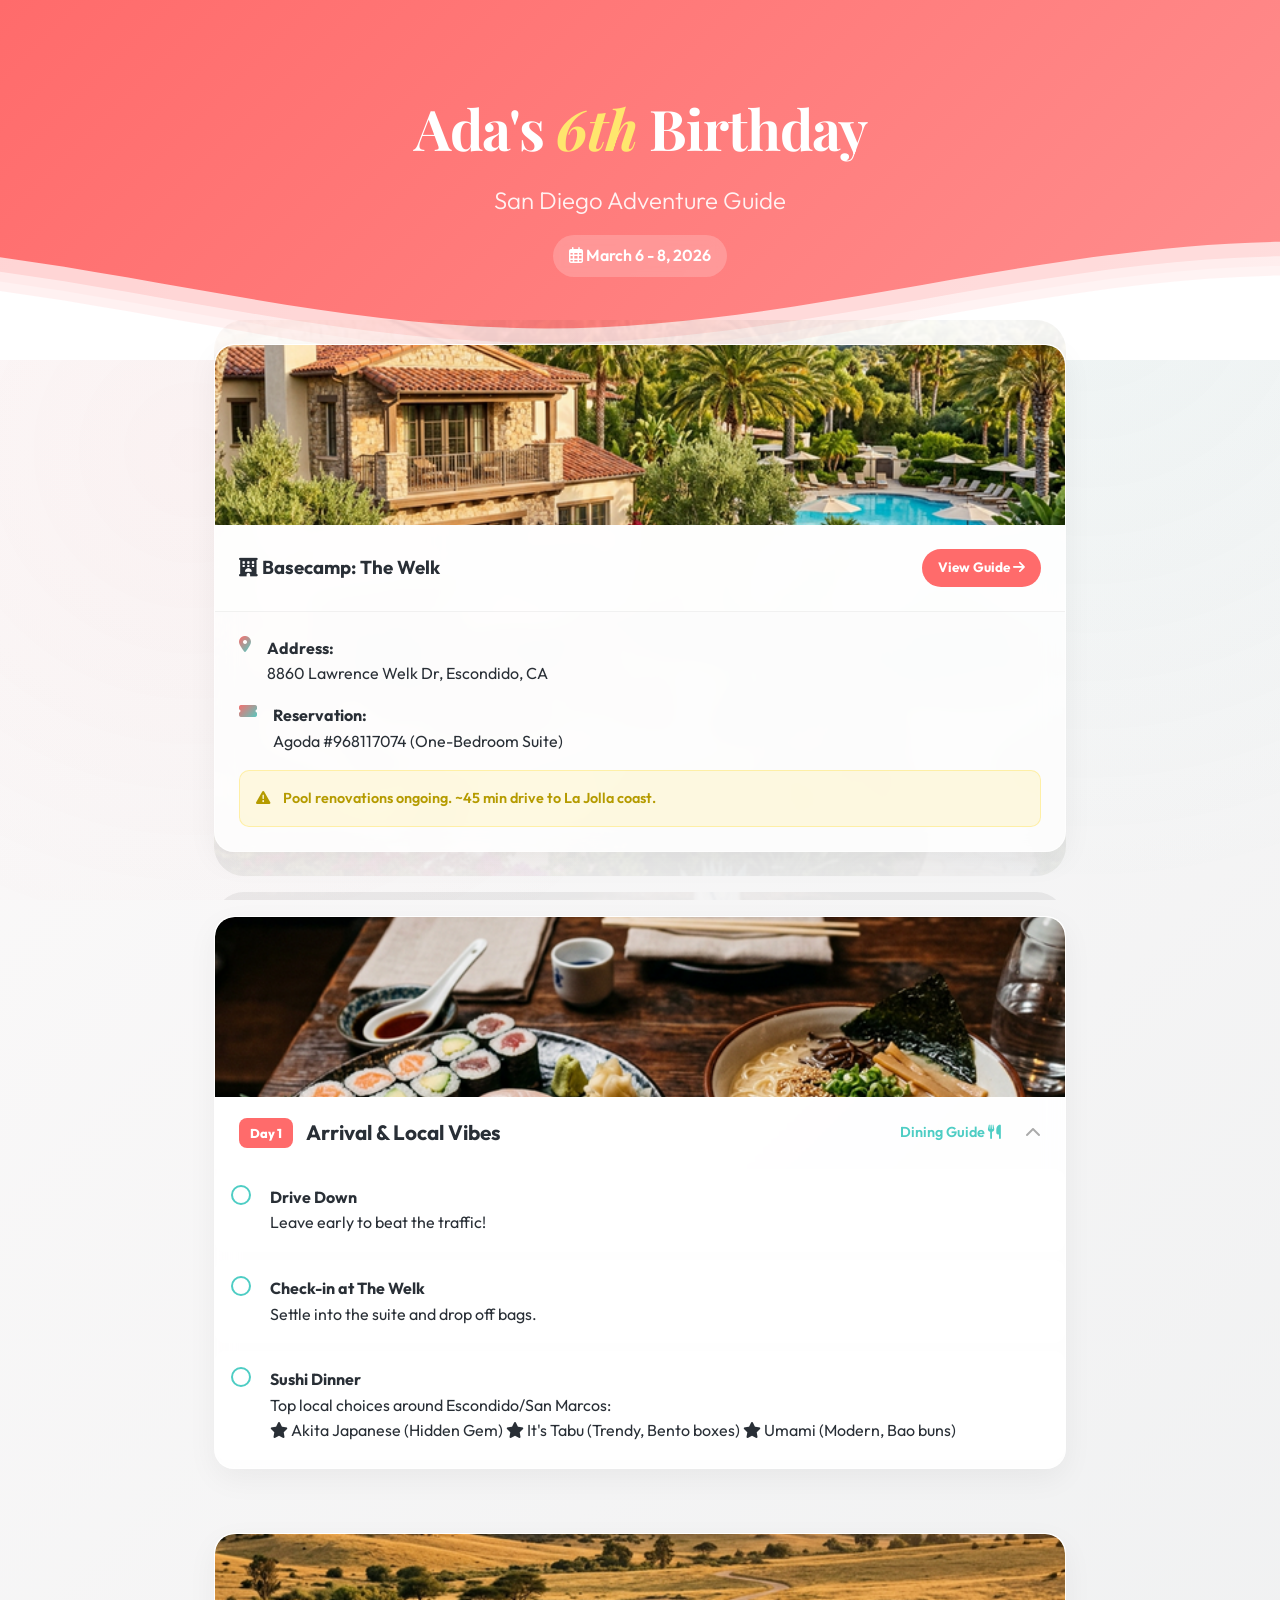
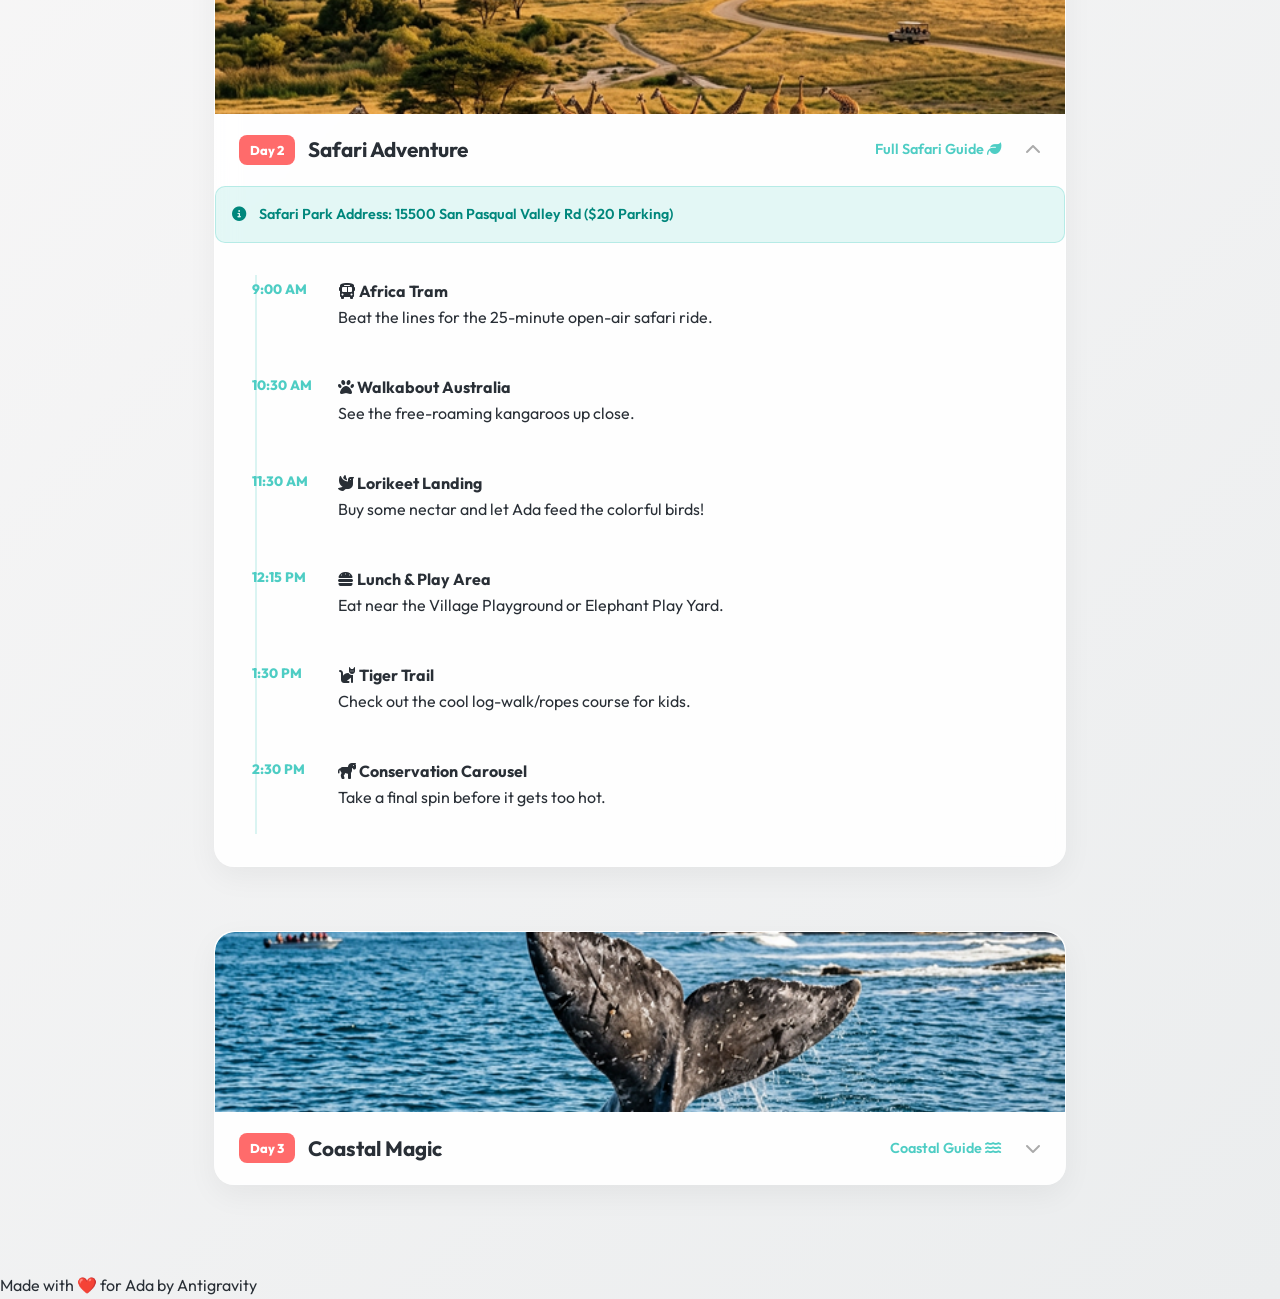
<file: index.html>
<!DOCTYPE html>
<html lang="en">

<head>
    <meta charset="UTF-8">
    <meta name="viewport" content="width=device-width, initial-scale=1.0">
    <title>Ada's 6th Birthday: San Diego Adventure</title>
    <!-- Modern Typography -->
    <link rel="preconnect" href="https://fonts.googleapis.com">
    <link rel="preconnect" href="https://fonts.gstatic.com" crossorigin>
    <link
        href="https://fonts.googleapis.com/css2?family=Outfit:wght@300;400;600;800&family=Playfair+Display:ital,wght@0,600;1,600&display=swap"
        rel="stylesheet">
    <link rel="stylesheet" href="styles.css">
    <!-- FontAwesome for Icons -->
    <link rel="stylesheet" href="https://cdnjs.cloudflare.com/ajax/libs/font-awesome/6.4.0/css/all.min.css">
</head>

<body>
    <div class="stars-bg"></div>

    <header class="hero">
        <div class="hero-content">
            <h1 class="title">Ada's <span class="highlight">6th</span> Birthday</h1>
            <h2 class="subtitle">San Diego Adventure Guide</h2>
            <p class="dates"><i class="far fa-calendar-alt"></i> March 6 - 8, 2026</p>
        </div>
        <div class="wave-container">
            <svg class="waves" xmlns="http://www.w3.org/2000/svg" xmlns:xlink="http://www.w3.org/1999/xlink"
                viewBox="0 24 150 28" preserveAspectRatio="none" shape-rendering="auto">
                <defs>
                    <path id="gentle-wave"
                        d="M-160 44c30 0 58-18 88-18s 58 18 88 18 58-18 88-18 58 18 88 18 v44h-352z" />
                </defs>
                <g class="parallax">
                    <use xlink:href="#gentle-wave" x="48" y="0" fill="rgba(255,255,255,0.7" />
                    <use xlink:href="#gentle-wave" x="48" y="3" fill="rgba(255,255,255,0.5)" />
                    <use xlink:href="#gentle-wave" x="48" y="5" fill="rgba(255,255,255,0.3)" />
                    <use xlink:href="#gentle-wave" x="48" y="7" fill="#ffffff" />
                </g>
            </svg>
        </div>
    </header>

    <main class="container">
        <!-- Dashboard Overview -->
        <div class="section-bg bg-hotel">
            <section class="dashboard card fade-in">
                <img src="images/hotel.png" alt="The Welk" class="card-image">
                <div class="card-header d-flex-between">
                    <h3><i class="fas fa-hotel"></i> Basecamp: The Welk</h3>
                    <a href="hotel.html" class="btn-sm">View Guide <i class="fas fa-arrow-right"></i></a>
                </div>
                <div class="card-body hotel-info">
                    <div class="info-item">
                        <i class="fas fa-map-marker-alt text-gradient"></i>
                        <div>
                            <strong>Address:</strong>
                            <p>8860 Lawrence Welk Dr, Escondido, CA</p>
                        </div>
                    </div>
                    <div class="info-item">
                        <i class="fas fa-ticket-alt text-gradient"></i>
                        <div>
                            <strong>Reservation:</strong>
                            <p>Agoda #968117074 (One-Bedroom Suite)</p>
                        </div>
                    </div>
                    <div class="alert warning">
                        <i class="fas fa-exclamation-triangle"></i> Pool renovations ongoing. ~45 min drive to La Jolla
                        coast.
                    </div>
                </div>
            </section>
        </div>

        <div class="itinerary">
            <!-- Day 1 -->
            <div class="section-bg bg-dining">
                <section class="day-card slide-up" data-day="1">
                    <img src="images/dining.png" alt="Dining" class="card-image">
                    <div class="day-header">
                        <h2><span class="day-badge">Day 1</span> Arrival & Local Vibes</h2>
                        <div class="header-actions">
                            <a href="dining.html" class="btn-text">Dining Guide <i class="fas fa-utensils"></i></a>
                            <i class="fas fa-chevron-down chevron" onclick="toggleDay(1)"></i>
                        </div>
                    </div>
                    <div class="day-content" id="day-1-content">
                        <ul class="task-list">
                            <li class="task-item" onclick="toggleTask(this)">
                                <div class="checkbox"></div>
                                <div class="task-details">
                                    <h4>Drive Down</h4>
                                    <p>Leave early to beat the traffic!</p>
                                </div>
                            </li>
                            <li class="task-item" onclick="toggleTask(this)">
                                <div class="checkbox"></div>
                                <div class="task-details">
                                    <h4>Check-in at The Welk</h4>
                                    <p>Settle into the suite and drop off bags.</p>
                                </div>
                            </li>
                            <li class="task-item restaurant-task" onclick="toggleTask(this)">
                                <div class="checkbox"></div>
                                <div class="task-details">
                                    <h4>Sushi Dinner</h4>
                                    <p>Top local choices around Escondido/San Marcos:</p>
                                    <div class="options">
                                        <span class="tag"><i class="fas fa-star"></i> Akita Japanese (Hidden Gem)</span>
                                        <span class="tag"><i class="fas fa-star"></i> It's Tabu (Trendy, Bento
                                            boxes)</span>
                                        <span class="tag"><i class="fas fa-star"></i> Umami (Modern, Bao buns)</span>
                                    </div>
                                </div>
                            </li>
                        </ul>
                    </div>
                </section>
            </div>

            <!-- Day 2 -->
            <div class="section-bg bg-safari">
                <section class="day-card slide-up" data-day="2" style="animation-delay: 0.1s;">
                    <img src="images/safari.png" alt="Safari" class="card-image">
                    <div class="day-header">
                        <h2><span class="day-badge">Day 2</span> Safari Adventure</h2>
                        <div class="header-actions">
                            <a href="safari.html" class="btn-text">Full Safari Guide <i class="fas fa-leaf"></i></a>
                            <i class="fas fa-chevron-down chevron" onclick="toggleDay(2)"></i>
                        </div>
                    </div>
                    <div class="day-content" id="day-2-content">
                        <div class="alert info mb-3">
                            <i class="fas fa-info-circle"></i> Safari Park Address: 15500 San Pasqual Valley Rd ($20
                            Parking)
                        </div>

                        <div class="timeline">
                            <div class="timeline-item" onclick="toggleTask(this)">
                                <div class="time">9:00 AM</div>
                                <div class="timeline-content">
                                    <h4><i class="fas fa-bus"></i> Africa Tram</h4>
                                    <p>Beat the lines for the 25-minute open-air safari ride.</p>
                                </div>
                            </div>
                            <div class="timeline-item" onclick="toggleTask(this)">
                                <div class="time">10:30 AM</div>
                                <div class="timeline-content">
                                    <h4><i class="fas fa-paw"></i> Walkabout Australia</h4>
                                    <p>See the free-roaming kangaroos up close.</p>
                                </div>
                            </div>
                            <div class="timeline-item" onclick="toggleTask(this)">
                                <div class="time">11:30 AM</div>
                                <div class="timeline-content">
                                    <h4><i class="fas fa-dove"></i> Lorikeet Landing</h4>
                                    <p>Buy some nectar and let Ada feed the colorful birds!</p>
                                </div>
                            </div>
                            <div class="timeline-item" onclick="toggleTask(this)">
                                <div class="time">12:15 PM</div>
                                <div class="timeline-content">
                                    <h4><i class="fas fa-hamburger"></i> Lunch & Play Area</h4>
                                    <p>Eat near the Village Playground or Elephant Play Yard.</p>
                                </div>
                            </div>
                            <div class="timeline-item" onclick="toggleTask(this)">
                                <div class="time">1:30 PM</div>
                                <div class="timeline-content">
                                    <h4><i class="fas fa-cat"></i> Tiger Trail</h4>
                                    <p>Check out the cool log-walk/ropes course for kids.</p>
                                </div>
                            </div>
                            <div class="timeline-item" onclick="toggleTask(this)">
                                <div class="time">2:30 PM</div>
                                <div class="timeline-content">
                                    <h4><i class="fas fa-horse"></i> Conservation Carousel</h4>
                                    <p>Take a final spin before it gets too hot.</p>
                                </div>
                            </div>
                        </div>
                    </div>
                </section>
            </div>

            <!-- Day 3 -->
            <div class="section-bg bg-coast">
                <section class="day-card slide-up" data-day="3" style="animation-delay: 0.2s;">
                    <img src="images/whale.png" alt="Coast" class="card-image">
                    <div class="day-header">
                        <h2><span class="day-badge">Day 3</span> Coastal Magic</h2>
                        <div class="header-actions">
                            <a href="coast.html" class="btn-text">Coastal Guide <i class="fas fa-water"></i></a>
                            <i class="fas fa-chevron-down chevron" onclick="toggleDay(3)"></i>
                        </div>
                    </div>
                    <div class="day-content" id="day-3-content">
                        <ul class="task-list">
                            <li class="task-item" onclick="toggleTask(this)">
                                <div class="checkbox"></div>
                                <div class="task-details">
                                    <h4><i class="fas fa-ship text-gradient"></i> Whale Watching</h4>
                                    <p>Head to Point Loma/San Diego Bay for the morning tour.</p>
                                </div>
                            </li>
                            <li class="task-item" onclick="toggleTask(this)">
                                <div class="checkbox"></div>
                                <div class="task-details">
                                    <h4><i class="fas fa-water text-gradient"></i> La Jolla Shores Tide Pools</h4>
                                    <p>Go at low tide! Best spot is Dike Rock, just north of Scripps Pier.</p>
                                    <div class="options mt-2">
                                        <span class="tag bg-light"><i class="fas fa-parking"></i> Park at La Jolla
                                            Shores beach lot or El Paseo Grande.</span>
                                    </div>
                                </div>
                            </li>
                            <li class="task-item" onclick="toggleTask(this)">
                                <div class="checkbox"></div>
                                <div class="task-details">
                                    <h4><i class="fas fa-camera text-gradient"></i> Bird Rock Waterfront</h4>
                                    <p>Walk the paved coastal paths, check out Calumet Park for bluff views.</p>
                                </div>
                            </li>
                        </ul>
                    </div>
                </section>
            </div>
        </div>
    </main>

    <footer>
        <p>Made with ❤️ for Ada by Antigravity</p>
    </footer>

    <script src="script.js"></script>
</body>

</html>
</file>
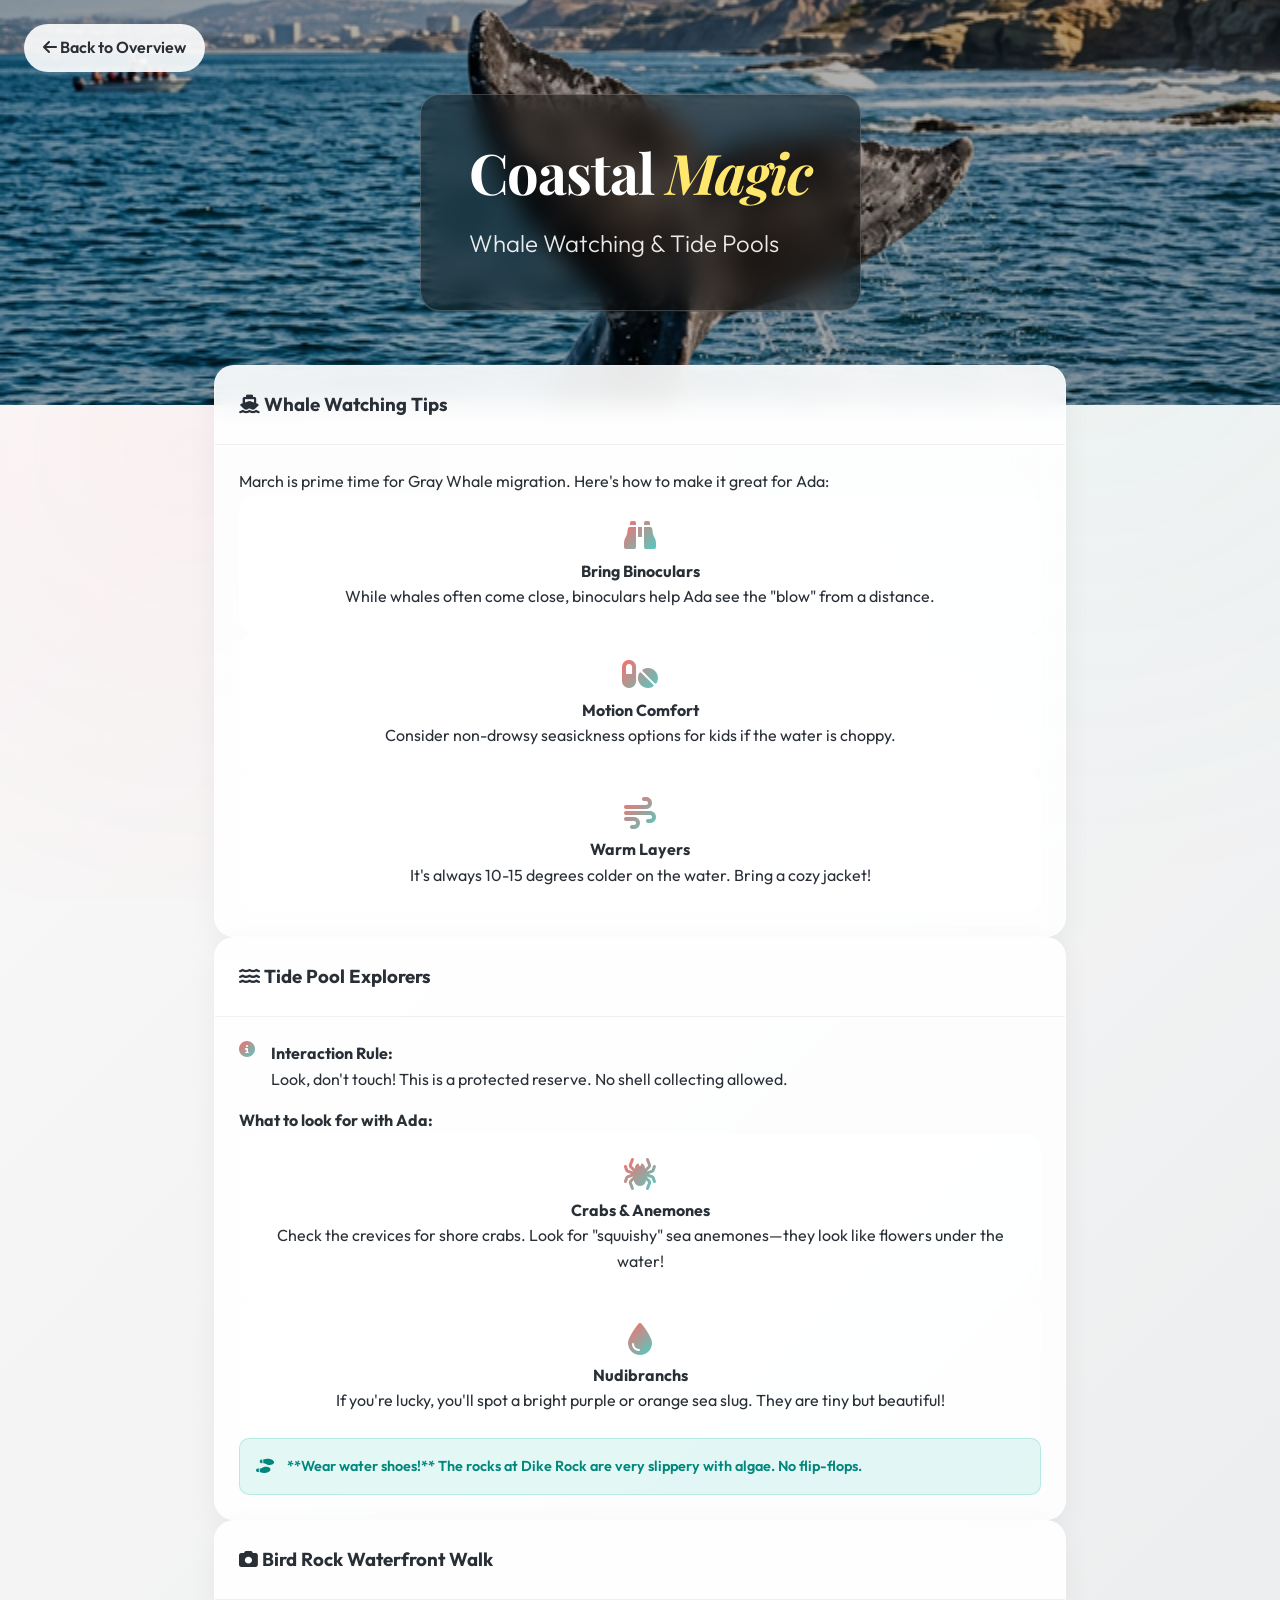
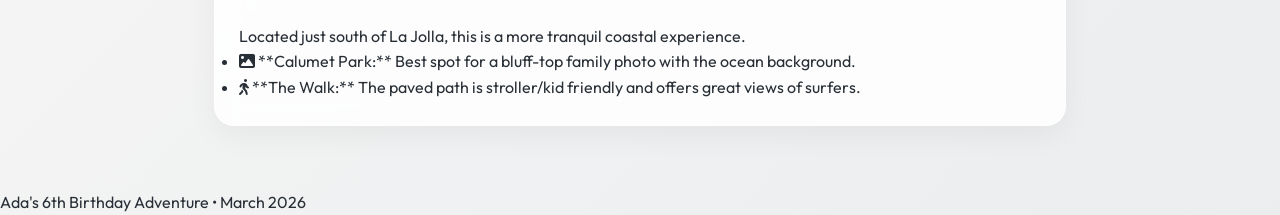
<file: coast.html>
<!DOCTYPE html>
<html lang="en">

<head>
    <meta charset="UTF-8">
    <meta name="viewport" content="width=device-width, initial-scale=1.0">
    <title>Coastal Magic - Ada's 6th Birthday</title>
    <link rel="preconnect" href="https://fonts.googleapis.com">
    <link rel="preconnect" href="https://fonts.gstatic.com" crossorigin>
    <link
        href="https://fonts.googleapis.com/css2?family=Outfit:wght@300;400;600;800&family=Playfair+Display:ital,wght@0,600;1,600&display=swap"
        rel="stylesheet">
    <link rel="stylesheet" href="styles.css">
    <link rel="stylesheet" href="https://cdnjs.cloudflare.com/ajax/libs/font-awesome/6.4.0/css/all.min.css">
</head>

<body class="subpage">
    <div class="stars-bg"></div>

    <nav class="sub-nav">
        <a href="index.html" class="back-btn"><i class="fas fa-arrow-left"></i> Back to Overview</a>
    </nav>

    <header class="hero-sub"
        style="background-image: linear-gradient(rgba(0,0,0,0.3), rgba(0,0,0,0.3)), url('images/whale.png');">
        <div class="hero-content">
            <h1 class="title">Coastal <span class="highlight">Magic</span></h1>
            <p class="subtitle">Whale Watching & Tide Pools</p>
        </div>
    </header>

    <main class="container">
        <!-- Whale Watching -->
        <section class="card fade-in">
            <div class="card-header">
                <h3><i class="fas fa-ship"></i> Whale Watching Tips</h3>
            </div>
            <div class="card-body">
                <p>March is prime time for Gray Whale migration. Here's how to make it great for Ada:</p>
                <div class="features-grid">
                    <div class="feature-item">
                        <i class="fas fa-binoculars"></i>
                        <h4>Bring Binoculars</h4>
                        <p>While whales often come close, binoculars help Ada see the "blow" from a distance.</p>
                    </div>
                    <div class="feature-item">
                        <i class="fas fa-pills"></i>
                        <h4>Motion Comfort</h4>
                        <p>Consider non-drowsy seasickness options for kids if the water is choppy.</p>
                    </div>
                    <div class="feature-item">
                        <i class="fas fa-wind"></i>
                        <h4>Warm Layers</h4>
                        <p>It's always 10-15 degrees colder on the water. Bring a cozy jacket!</p>
                    </div>
                </div>
            </div>
        </section>

        <!-- Tide Pools -->
        <section class="card fade-in" style="animation-delay: 0.1s;">
            <div class="card-header">
                <h3><i class="fas fa-water"></i> Tide Pool Explorers</h3>
            </div>
            <div class="card-body">
                <div class="hotel-info">
                    <div class="info-item">
                        <i class="fas fa-info-circle text-gradient"></i>
                        <div>
                            <strong>Interaction Rule:</strong>
                            <p>Look, don't touch! This is a protected reserve. No shell collecting allowed.</p>
                        </div>
                    </div>
                </div>

                <h4 class="mt-2">What to look for with Ada:</h4>
                <div class="features-grid">
                    <div class="feature-item">
                        <i class="fas fa-spider" style="color: #FF6B6B"></i>
                        <h4>Crabs & Anemones</h4>
                        <p>Check the crevices for shore crabs. Look for "squuishy" sea anemones—they look like flowers
                            under the water!</p>
                    </div>
                    <div class="feature-item">
                        <i class="fas fa-tint" style="color: #4ECDC4"></i>
                        <h4>Nudibranchs</h4>
                        <p>If you're lucky, you'll spot a bright purple or orange sea slug. They are tiny but beautiful!
                        </p>
                    </div>
                </div>

                <div class="alert info mt-2">
                    <i class="fas fa-shoe-prints"></i> **Wear water shoes!** The rocks at Dike Rock are very slippery
                    with algae. No flip-flops.
                </div>
            </div>
        </section>

        <!-- Bird Rock Waterfront -->
        <section class="card fade-in" style="animation-delay: 0.2s;">
            <div class="card-header">
                <h3><i class="fas fa-camera"></i> Bird Rock Waterfront Walk</h3>
            </div>
            <div class="card-body">
                <p>Located just south of La Jolla, this is a more tranquil coastal experience.</p>
                <ul class="task-list">
                    <li><i class="fas fa-image"></i> **Calumet Park:** Best spot for a bluff-top family photo with the
                        ocean background.</li>
                    <li><i class="fas fa-walking"></i> **The Walk:** The paved path is stroller/kid friendly and offers
                        great views of surfers.</li>
                </ul>
            </div>
        </section>
    </main>

    <footer>
        <p>Ada's 6th Birthday Adventure • March 2026</p>
    </footer>

    <script src="script.js"></script>
</body>

</html>
</file>
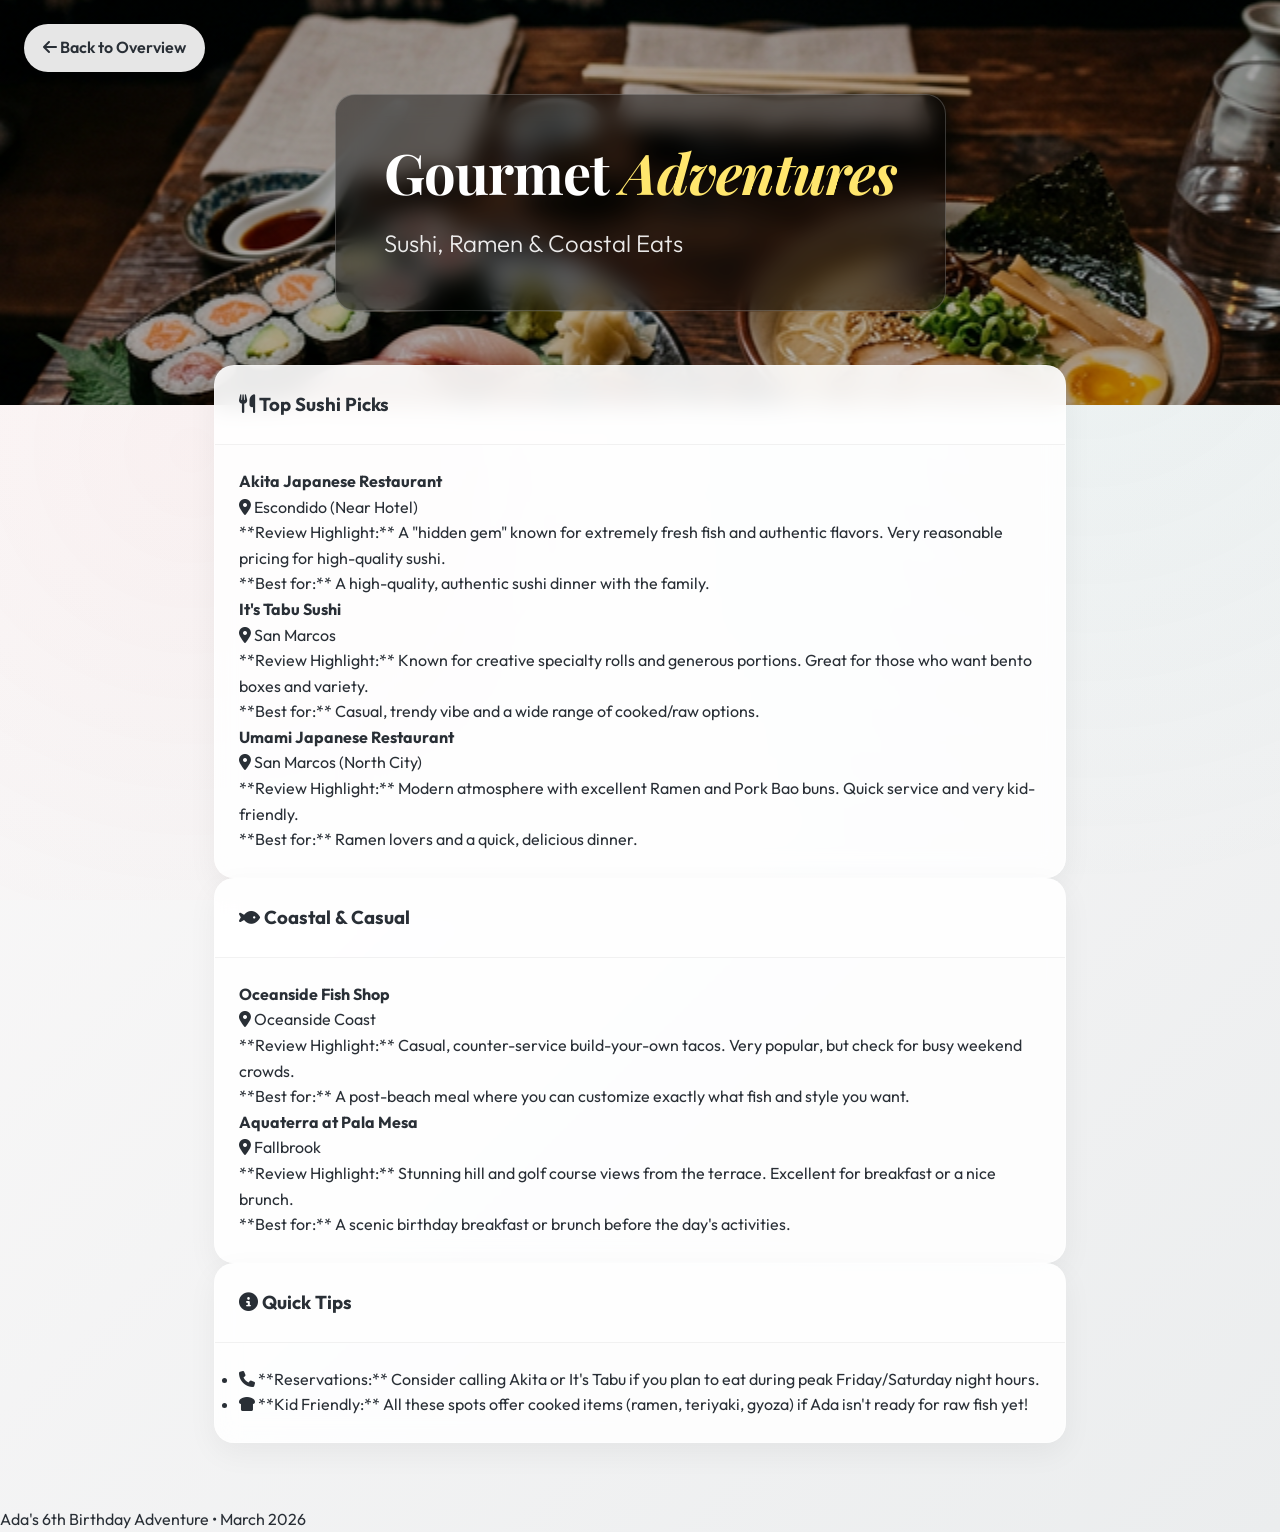
<file: dining.html>
<!DOCTYPE html>
<html lang="en">

<head>
    <meta charset="UTF-8">
    <meta name="viewport" content="width=device-width, initial-scale=1.0">
    <title>Gourmet Adventures - Ada's 6th Birthday</title>
    <link rel="preconnect" href="https://fonts.googleapis.com">
    <link rel="preconnect" href="https://fonts.gstatic.com" crossorigin>
    <link
        href="https://fonts.googleapis.com/css2?family=Outfit:wght@300;400;600;800&family=Playfair+Display:ital,wght@0,600;1,600&display=swap"
        rel="stylesheet">
    <link rel="stylesheet" href="styles.css">
    <link rel="stylesheet" href="https://cdnjs.cloudflare.com/ajax/libs/font-awesome/6.4.0/css/all.min.css">
</head>

<body class="subpage">
    <div class="stars-bg"></div>

    <nav class="sub-nav">
        <a href="index.html" class="back-btn"><i class="fas fa-arrow-left"></i> Back to Overview</a>
    </nav>

    <header class="hero-sub"
        style="background-image: linear-gradient(rgba(0,0,0,0.3), rgba(0,0,0,0.3)), url('images/dining.png');">
        <div class="hero-content">
            <h1 class="title">Gourmet <span class="highlight">Adventures</span></h1>
            <p class="subtitle">Sushi, Ramen & Coastal Eats</p>
        </div>
    </header>

    <main class="container">
        <!-- Dining Spots -->
        <section class="card fade-in">
            <div class="card-header">
                <h3><i class="fas fa-utensils"></i> Top Sushi Picks</h3>
            </div>
            <div class="card-body">
                <div class="restaurant-item">
                    <h4>Akita Japanese Restaurant</h4>
                    <span class="tag bg-light"><i class="fas fa-map-marker-alt"></i> Escondido (Near Hotel)</span>
                    <p class="mt-2 text-dark">**Review Highlight:** A "hidden gem" known for extremely fresh fish and
                        authentic flavors. Very reasonable pricing for high-quality sushi.</p>
                    <p class="text-secondary small">**Best for:** A high-quality, authentic sushi dinner with the
                        family.</p>
                </div>

                <div class="restaurant-item mt-2">
                    <h4>It's Tabu Sushi</h4>
                    <span class="tag bg-light"><i class="fas fa-map-marker-alt"></i> San Marcos</span>
                    <p class="mt-2 text-dark">**Review Highlight:** Known for creative specialty rolls and generous
                        portions. Great for those who want bento boxes and variety.</p>
                    <p class="text-secondary small">**Best for:** Casual, trendy vibe and a wide range of cooked/raw
                        options.</p>
                </div>

                <div class="restaurant-item mt-2">
                    <h4>Umami Japanese Restaurant</h4>
                    <span class="tag bg-light"><i class="fas fa-map-marker-alt"></i> San Marcos (North City)</span>
                    <p class="mt-2 text-dark">**Review Highlight:** Modern atmosphere with excellent Ramen and Pork Bao
                        buns. Quick service and very kid-friendly.</p>
                    <p class="text-secondary small">**Best for:** Ramen lovers and a quick, delicious dinner.</p>
                </div>
            </div>
        </section>

        <!-- Coastal Eats -->
        <section class="card fade-in" style="animation-delay: 0.1s;">
            <div class="card-header">
                <h3><i class="fas fa-fish"></i> Coastal & Casual</h3>
            </div>
            <div class="card-body">
                <div class="restaurant-item">
                    <h4>Oceanside Fish Shop</h4>
                    <span class="tag bg-light"><i class="fas fa-map-marker-alt"></i> Oceanside Coast</span>
                    <p class="mt-2 text-dark">**Review Highlight:** Casual, counter-service build-your-own tacos. Very
                        popular, but check for busy weekend crowds.</p>
                    <p class="text-secondary small">**Best for:** A post-beach meal where you can customize exactly what
                        fish and style you want.</p>
                </div>

                <div class="restaurant-item mt-2">
                    <h4>Aquaterra at Pala Mesa</h4>
                    <span class="tag bg-light"><i class="fas fa-map-marker-alt"></i> Fallbrook</span>
                    <p class="mt-2 text-dark">**Review Highlight:** Stunning hill and golf course views from the
                        terrace. Excellent for breakfast or a nice brunch.</p>
                    <p class="text-secondary small">**Best for:** A scenic birthday breakfast or brunch before the day's
                        activities.</p>
                </div>
            </div>
        </section>

        <section class="card fade-in" style="animation-delay: 0.2s;">
            <div class="card-header">
                <h3><i class="fas fa-info-circle"></i> Quick Tips</h3>
            </div>
            <div class="card-body">
                <ul class="task-list">
                    <li><i class="fas fa-phone"></i> **Reservations:** Consider calling Akita or It's Tabu if you plan
                        to eat during peak Friday/Saturday night hours.</li>
                    <li><i class="fas fa-bread-slice"></i> **Kid Friendly:** All these spots offer cooked items (ramen,
                        teriyaki, gyoza) if Ada isn't ready for raw fish yet!</li>
                </ul>
            </div>
        </section>
    </main>

    <footer>
        <p>Ada's 6th Birthday Adventure • March 2026</p>
    </footer>

    <script src="script.js"></script>
</body>

</html>
</file>
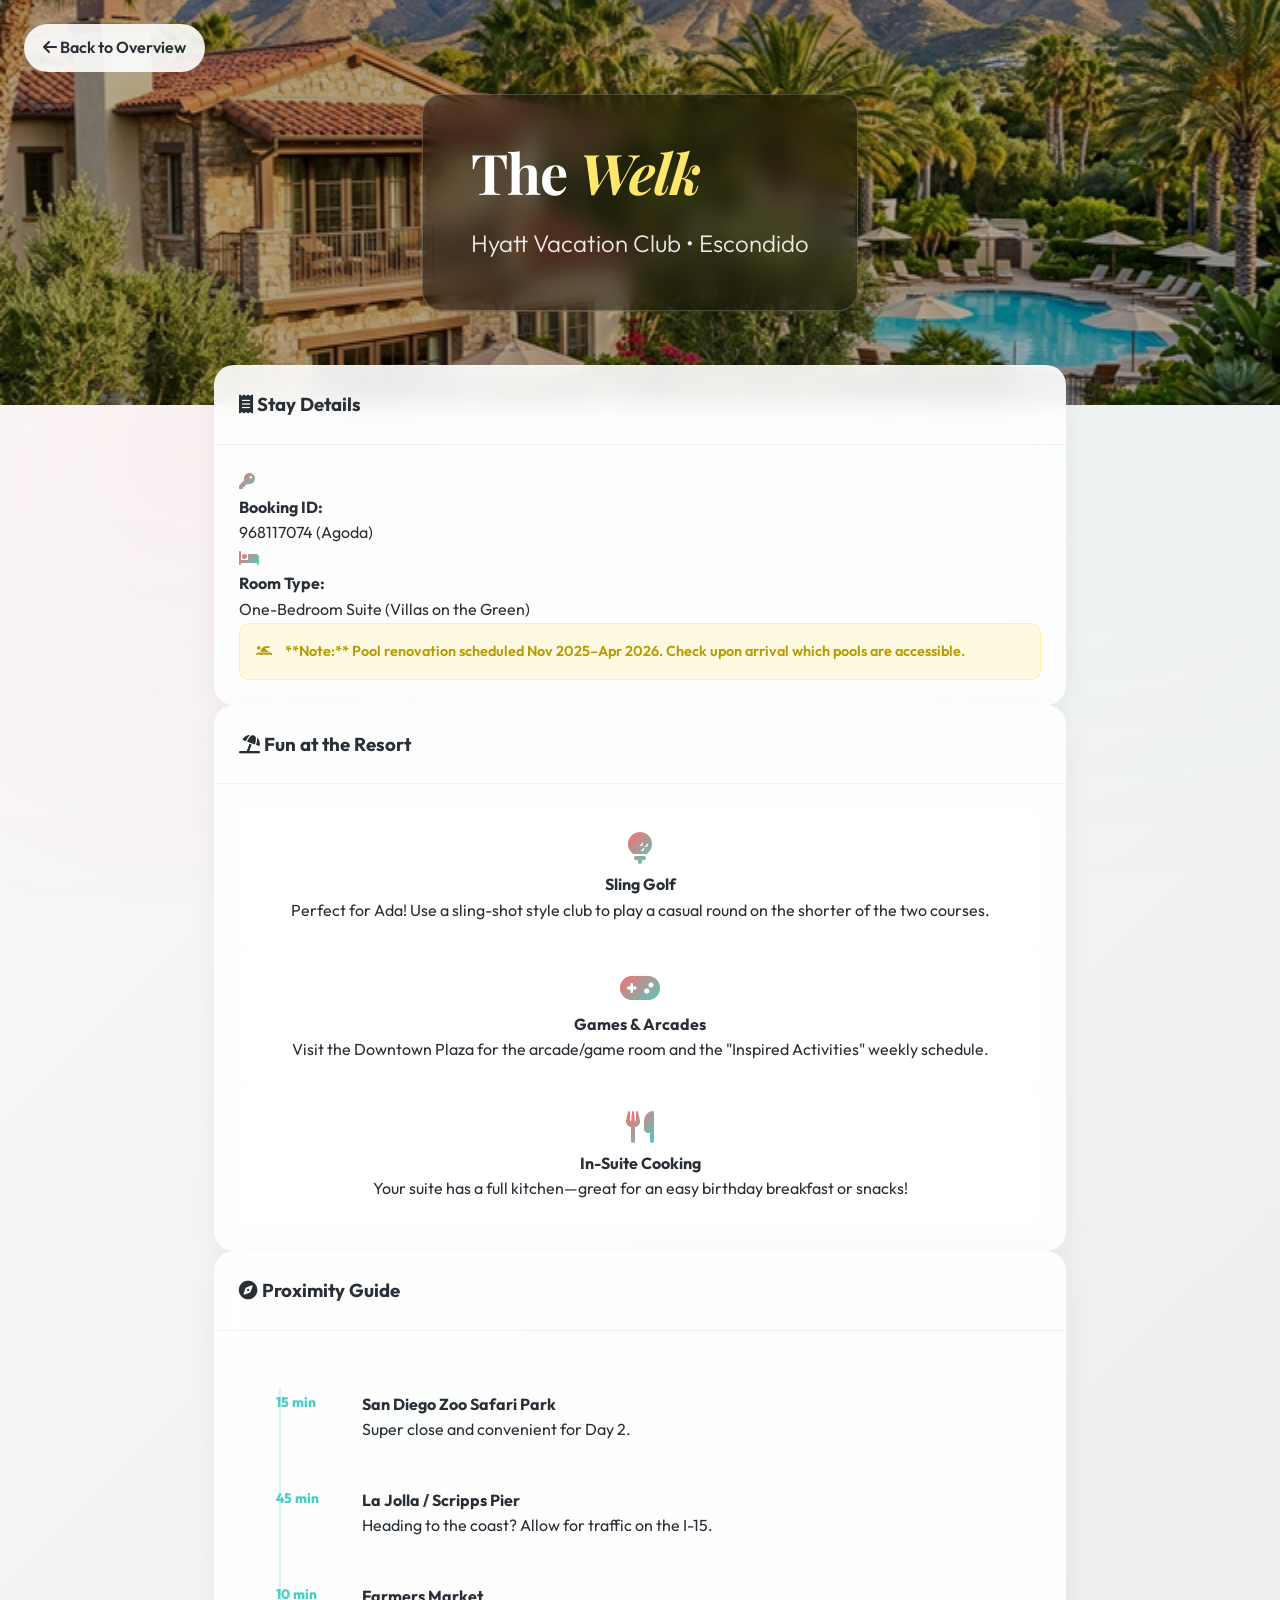
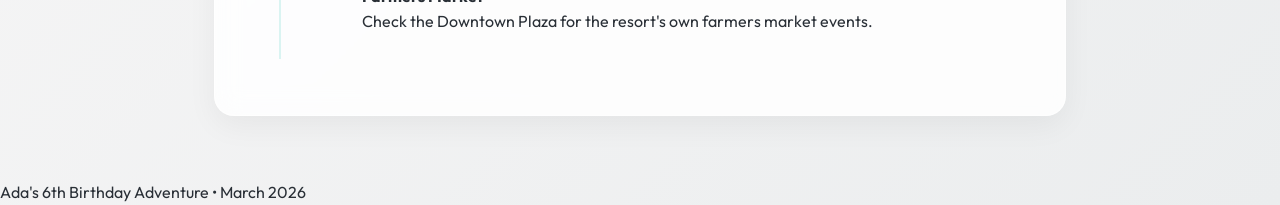
<file: hotel.html>
<!DOCTYPE html>
<html lang="en">

<head>
    <meta charset="UTF-8">
    <meta name="viewport" content="width=device-width, initial-scale=1.0">
    <title>Basecamp: The Welk - Ada's 6th Birthday</title>
    <link rel="preconnect" href="https://fonts.googleapis.com">
    <link rel="preconnect" href="https://fonts.gstatic.com" crossorigin>
    <link
        href="https://fonts.googleapis.com/css2?family=Outfit:wght@300;400;600;800&family=Playfair+Display:ital,wght@0,600;1,600&display=swap"
        rel="stylesheet">
    <link rel="stylesheet" href="styles.css">
    <link rel="stylesheet" href="https://cdnjs.cloudflare.com/ajax/libs/font-awesome/6.4.0/css/all.min.css">
</head>

<body class="subpage">
    <div class="stars-bg"></div>

    <nav class="sub-nav">
        <a href="index.html" class="back-btn"><i class="fas fa-arrow-left"></i> Back to Overview</a>
    </nav>

    <header class="hero-sub"
        style="background-image: linear-gradient(rgba(0,0,0,0.3), rgba(0,0,0,0.3)), url('images/hotel.png');">
        <div class="hero-content">
            <h1 class="title">The <span class="highlight">Welk</span></h1>
            <p class="subtitle">Hyatt Vacation Club • Escondido</p>
        </div>
    </header>

    <main class="container">
        <!-- Reservation Details -->
        <section class="card fade-in">
            <div class="card-header">
                <h3><i class="fas fa-receipt"></i> Stay Details</h3>
            </div>
            <div class="card-body">
                <div class="info-grid">
                    <div class="info-item">
                        <i class="fas fa-key text-gradient"></i>
                        <div>
                            <strong>Booking ID:</strong>
                            <p>968117074 (Agoda)</p>
                        </div>
                    </div>
                    <div class="info-item">
                        <i class="fas fa-bed text-gradient"></i>
                        <div>
                            <strong>Room Type:</strong>
                            <p>One-Bedroom Suite (Villas on the Green)</p>
                        </div>
                    </div>
                </div>
                <div class="alert warning">
                    <i class="fas fa-swimmer"></i> **Note:** Pool renovation scheduled Nov 2025–Apr 2026. Check upon
                    arrival which pools are accessible.
                </div>
            </div>
        </section>

        <!-- Resort Features -->
        <section class="card fade-in" style="animation-delay: 0.1s;">
            <div class="card-header">
                <h3><i class="fas fa-umbrella-beach"></i> Fun at the Resort</h3>
            </div>
            <div class="card-body">
                <div class="features-grid">
                    <div class="feature-item">
                        <i class="fas fa-golf-ball"></i>
                        <h4>Sling Golf</h4>
                        <p>Perfect for Ada! Use a sling-shot style club to play a casual round on the shorter of the two
                            courses.</p>
                    </div>
                    <div class="feature-item">
                        <i class="fas fa-gamepad"></i>
                        <h4>Games & Arcades</h4>
                        <p>Visit the Downtown Plaza for the arcade/game room and the "Inspired Activities" weekly
                            schedule.</p>
                    </div>
                    <div class="feature-item">
                        <i class="fas fa-utensils"></i>
                        <h4>In-Suite Cooking</h4>
                        <p>Your suite has a full kitchen—great for an easy birthday breakfast or snacks!</p>
                    </div>
                </div>
            </div>
        </section>

        <!-- Proximity & Neighborhood -->
        <section class="card fade-in" style="animation-delay: 0.2s;">
            <div class="card-header">
                <h3><i class="fas fa-compass"></i> Proximity Guide</h3>
            </div>
            <div class="card-body">
                <div class="timeline">
                    <div class="timeline-item">
                        <div class="time">15 min</div>
                        <div class="timeline-content">
                            <h4>San Diego Zoo Safari Park</h4>
                            <p>Super close and convenient for Day 2.</p>
                        </div>
                    </div>
                    <div class="timeline-item">
                        <div class="time">45 min</div>
                        <div class="timeline-content">
                            <h4>La Jolla / Scripps Pier</h4>
                            <p>Heading to the coast? Allow for traffic on the I-15.</p>
                        </div>
                    </div>
                    <div class="timeline-item">
                        <div class="time">10 min</div>
                        <div class="timeline-content">
                            <h4>Farmers Market</h4>
                            <p>Check the Downtown Plaza for the resort's own farmers market events.</p>
                        </div>
                    </div>
                </div>
            </div>
        </section>
    </main>

    <footer>
        <p>Ada's 6th Birthday Adventure • March 2026</p>
    </footer>

    <script src="script.js"></script>
</body>

</html>
</file>
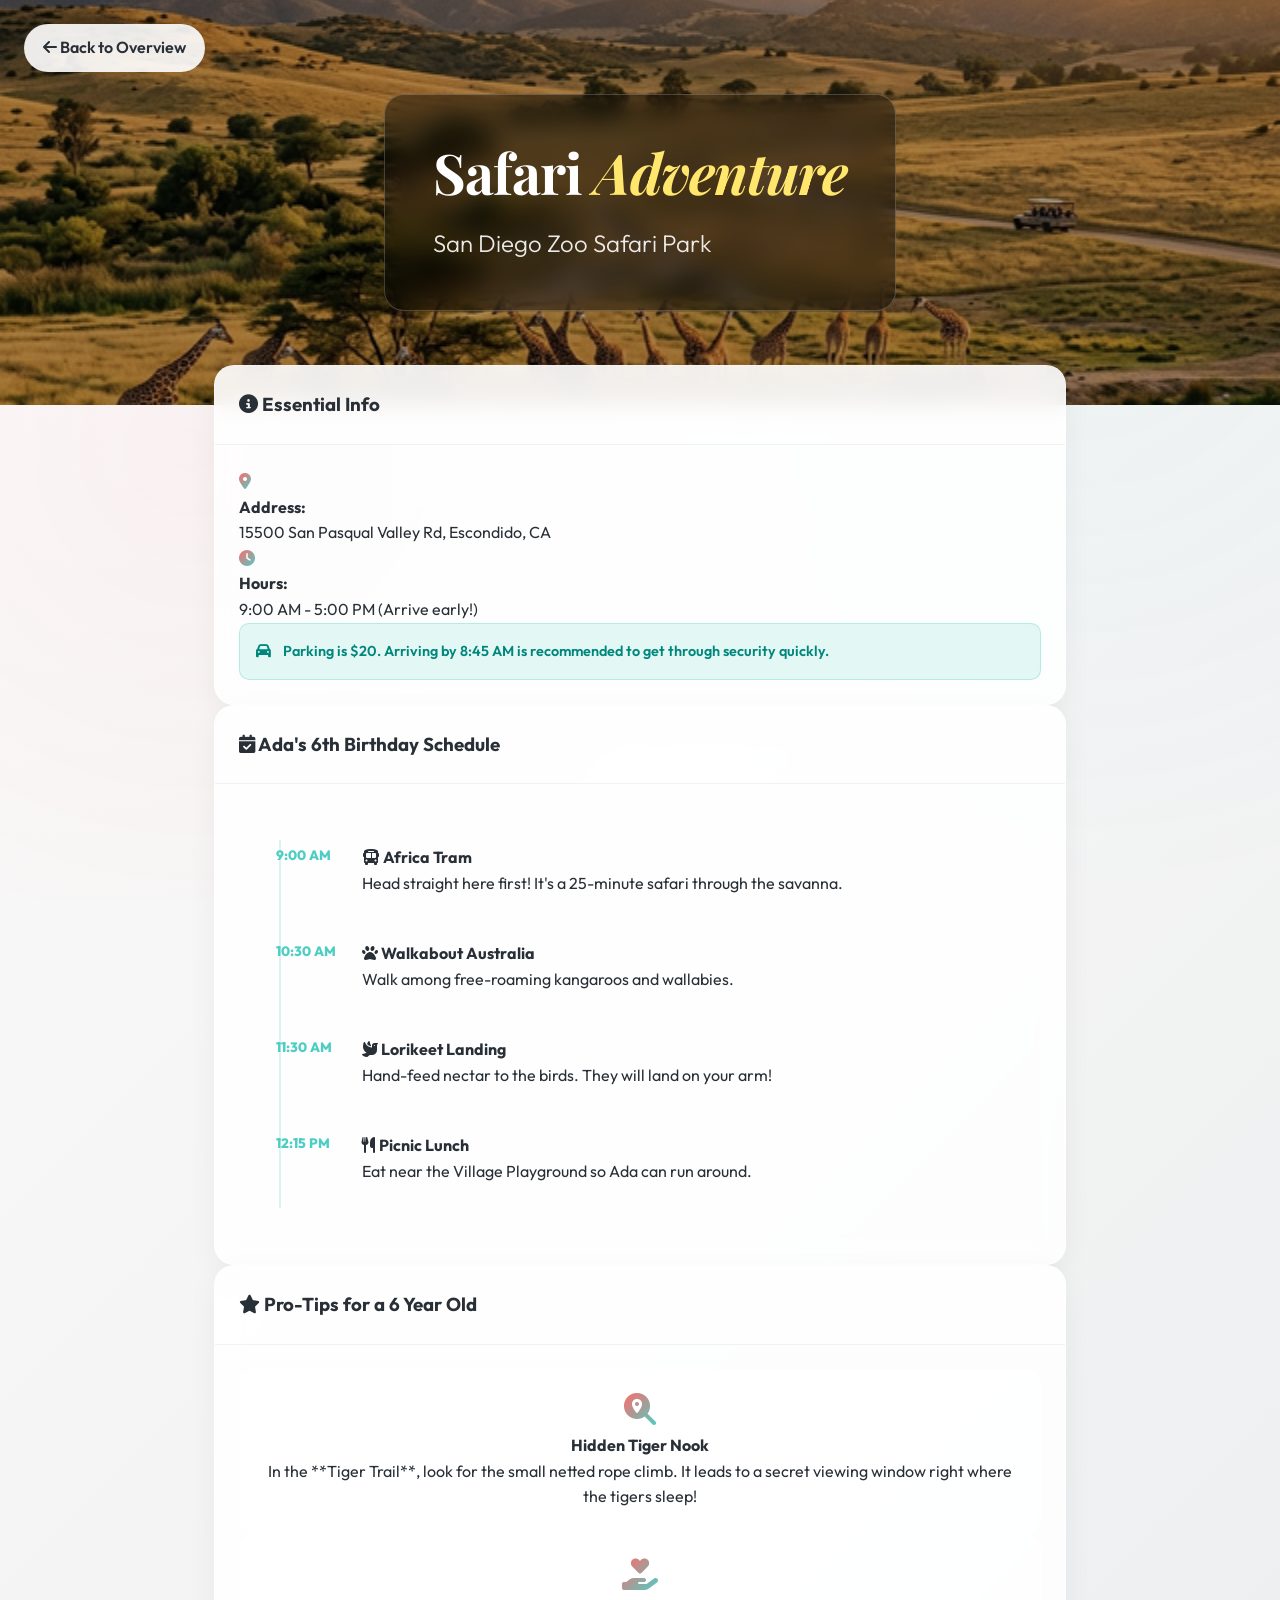
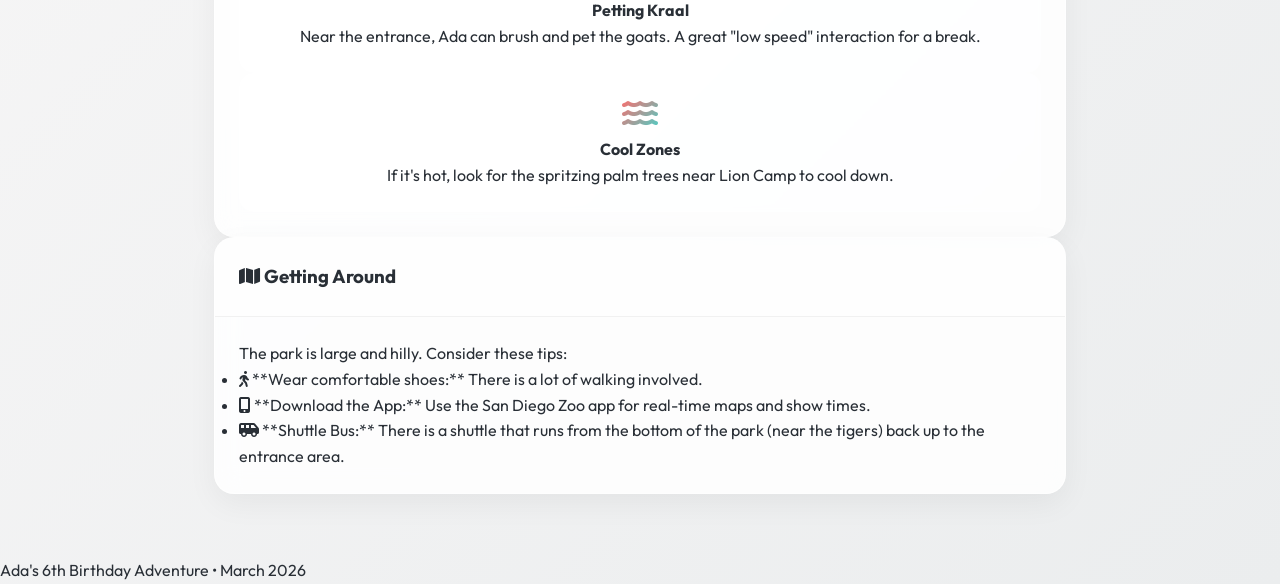
<file: safari.html>
<!DOCTYPE html>
<html lang="en">

<head>
    <meta charset="UTF-8">
    <meta name="viewport" content="width=device-width, initial-scale=1.0">
    <title>Safari Adventure - Ada's 6th Birthday</title>
    <link rel="preconnect" href="https://fonts.googleapis.com">
    <link rel="preconnect" href="https://fonts.gstatic.com" crossorigin>
    <link
        href="https://fonts.googleapis.com/css2?family=Outfit:wght@300;400;600;800&family=Playfair+Display:ital,wght@0,600;1,600&display=swap"
        rel="stylesheet">
    <link rel="stylesheet" href="styles.css">
    <link rel="stylesheet" href="https://cdnjs.cloudflare.com/ajax/libs/font-awesome/6.4.0/css/all.min.css">
</head>

<body class="subpage">
    <div class="stars-bg"></div>

    <nav class="sub-nav">
        <a href="index.html" class="back-btn"><i class="fas fa-arrow-left"></i> Back to Overview</a>
    </nav>

    <header class="hero-sub"
        style="background-image: linear-gradient(rgba(0,0,0,0.3), rgba(0,0,0,0.3)), url('images/safari.png');">
        <div class="hero-content">
            <h1 class="title">Safari <span class="highlight">Adventure</span></h1>
            <p class="subtitle">San Diego Zoo Safari Park</p>
        </div>
    </header>

    <main class="container">
        <!-- Overview & Info -->
        <section class="card fade-in">
            <div class="card-header">
                <h3><i class="fas fa-info-circle"></i> Essential Info</h3>
            </div>
            <div class="card-body">
                <div class="info-grid">
                    <div class="info-item">
                        <i class="fas fa-map-marker-alt text-gradient"></i>
                        <div>
                            <strong>Address:</strong>
                            <p>15500 San Pasqual Valley Rd, Escondido, CA</p>
                        </div>
                    </div>
                    <div class="info-item">
                        <i class="fas fa-clock text-gradient"></i>
                        <div>
                            <strong>Hours:</strong>
                            <p>9:00 AM - 5:00 PM (Arrive early!)</p>
                        </div>
                    </div>
                </div>
                <div class="alert info">
                    <i class="fas fa-car"></i> Parking is $20. Arriving by 8:45 AM is recommended to get through
                    security quickly.
                </div>
            </div>
        </section>

        <!-- Ada's Schedule -->
        <section class="card fade-in" style="animation-delay: 0.1s;">
            <div class="card-header">
                <h3><i class="fas fa-calendar-check"></i> Ada's 6th Birthday Schedule</h3>
            </div>
            <div class="card-body">
                <div class="timeline">
                    <div class="timeline-item">
                        <div class="time">9:00 AM</div>
                        <div class="timeline-content">
                            <h4><i class="fas fa-bus"></i> Africa Tram</h4>
                            <p>Head straight here first! It's a 25-minute safari through the savanna.</p>
                        </div>
                    </div>
                    <div class="timeline-item">
                        <div class="time">10:30 AM</div>
                        <div class="timeline-content">
                            <h4><i class="fas fa-paw"></i> Walkabout Australia</h4>
                            <p>Walk among free-roaming kangaroos and wallabies.</p>
                        </div>
                    </div>
                    <div class="timeline-item">
                        <div class="time">11:30 AM</div>
                        <div class="timeline-content">
                            <h4><i class="fas fa-dove"></i> Lorikeet Landing</h4>
                            <p>Hand-feed nectar to the birds. They will land on your arm!</p>
                        </div>
                    </div>
                    <div class="timeline-item">
                        <div class="time">12:15 PM</div>
                        <div class="timeline-content">
                            <h4><i class="fas fa-utensils"></i> Picnic Lunch</h4>
                            <p>Eat near the Village Playground so Ada can run around.</p>
                        </div>
                    </div>
                </div>
            </div>
        </section>

        <!-- Hidden Spots & Interaction -->
        <section class="card fade-in" style="animation-delay: 0.2s;">
            <div class="card-header">
                <h3><i class="fas fa-star"></i> Pro-Tips for a 6 Year Old</h3>
            </div>
            <div class="card-body">
                <div class="features-grid">
                    <div class="feature-item">
                        <i class="fas fa-search-location"></i>
                        <h4>Hidden Tiger Nook</h4>
                        <p>In the **Tiger Trail**, look for the small netted rope climb. It leads to a secret viewing
                            window right where the tigers sleep!</p>
                    </div>
                    <div class="feature-item">
                        <i class="fas fa-hand-holding-heart"></i>
                        <h4>Petting Kraal</h4>
                        <p>Near the entrance, Ada can brush and pet the goats. A great "low speed" interaction for a
                            break.</p>
                    </div>
                    <div class="feature-item">
                        <i class="fas fa-water"></i>
                        <h4>Cool Zones</h4>
                        <p>If it's hot, look for the spritzing palm trees near Lion Camp to cool down.</p>
                    </div>
                </div>
            </div>
        </section>

        <!-- Getting Around Map -->
        <section class="card fade-in" style="animation-delay: 0.3s;">
            <div class="card-header">
                <h3><i class="fas fa-map"></i> Getting Around</h3>
            </div>
            <div class="card-body">
                <p>The park is large and hilly. Consider these tips:</p>
                <ul class="task-list">
                    <li><i class="fas fa-walking"></i> **Wear comfortable shoes:** There is a lot of walking involved.
                    </li>
                    <li><i class="fas fa-mobile-alt"></i> **Download the App:** Use the San Diego Zoo app for real-time
                        maps and show times.</li>
                    <li><i class="fas fa-shuttle-van"></i> **Shuttle Bus:** There is a shuttle that runs from the bottom
                        of the park (near the tigers) back up to the entrance area.</li>
                </ul>
            </div>
        </section>
    </main>

    <footer>
        <p>Ada's 6th Birthday Adventure • March 2026</p>
    </footer>

    <script src="script.js"></script>
</body>

</html>
</file>
<file: styles.css>
:root {
    --primary: #FF6B6B;
    --primary-light: #FF8E8E;
    --secondary: #4ECDC4;
    --accent: #FFE66D;
    --dark: #292F36;
    --light: #F7FFF7;
    --glass-bg: rgba(255, 255, 255, 0.85);
    --glass-border: rgba(255, 255, 255, 0.5);
    --shadow: 0 8px 32px rgba(31, 38, 135, 0.1);
    --transition: all 0.3s cubic-bezier(0.25, 0.8, 0.25, 1);
}

* {
    margin: 0;
    padding: 0;
    box-sizing: border-box;
}

body {
    font-family: 'Outfit', sans-serif;
    background: linear-gradient(135deg, #fdfbfb 0%, #ebedee 100%);
    color: var(--dark);
    line-height: 1.6;
    overflow-x: hidden;
}

/* Dynamic Stars Background */
.stars-bg {
    position: fixed;
    top: 0;
    left: 0;
    right: 0;
    bottom: 0;
    z-index: -1;
    background-image:
        radial-gradient(circle at 15% 50%, rgba(255, 107, 107, 0.05) 0%, transparent 50%),
        radial-gradient(circle at 85% 30%, rgba(78, 205, 196, 0.05) 0%, transparent 50%);
}

/* Typography & Decoration */
.text-gradient {
    background: linear-gradient(135deg, var(--primary) 0%, var(--secondary) 100%);
    -webkit-background-clip: text;
    background-clip: text;
    -webkit-text-fill-color: transparent;
    display: inline-block;
}

/* Button & Layout Utilities */
.d-flex-between {
    display: flex;
    justify-content: space-between;
    align-items: center;
}

.btn-sm {
    background: var(--primary);
    color: white;
    padding: 0.5rem 1rem;
    border-radius: 50px;
    text-decoration: none;
    font-size: 0.85rem;
    font-weight: 700;
    transition: var(--transition);
}

.btn-sm:hover {
    transform: scale(1.05);
    box-shadow: 0 5px 15px rgba(255, 107, 107, 0.3);
}

.btn-text {
    color: var(--secondary);
    text-decoration: none;
    font-size: 0.9rem;
    font-weight: 600;
    margin-right: 1.5rem;
    transition: var(--transition);
}

.btn-text:hover {
    color: var(--primary);
}

.header-actions {
    display: flex;
    align-items: center;
}

/* Hero Section */
.hero {
    position: relative;
    background: linear-gradient(135deg, var(--primary) 0%, #FF8E8E 100%);
    height: 40vh;
    min-height: 300px;
    display: flex;
    flex-direction: column;
    justify-content: center;
    align-items: center;
    text-align: center;
    color: white;
    padding: 2rem;
    overflow: hidden;
}

.hero-content {
    z-index: 2;
    animation: slideDown 1s ease-out;
}

.title {
    font-family: 'Playfair Display', serif;
    font-size: 3.5rem;
    margin-bottom: 0.5rem;
    letter-spacing: -1px;
}

.highlight {
    color: var(--accent);
    font-style: italic;
}

.subtitle {
    font-size: 1.5rem;
    font-weight: 300;
    opacity: 0.9;
    margin-bottom: 1rem;
}

.dates {
    background: rgba(255, 255, 255, 0.2);
    padding: 0.5rem 1rem;
    border-radius: 50px;
    backdrop-filter: blur(5px);
    display: inline-block;
    font-weight: 600;
}

/* Waves setup */
.wave-container {
    position: absolute;
    bottom: 0;
    left: 0;
    width: 100%;
    line-height: 0;
}

.waves {
    width: 100%;
    height: 15vh;
    min-height: 80px;
    margin-bottom: -7px;
}

/* Dashboard & Itinerary Layout */
.container {
    max-width: 900px;
    margin: -40px auto 4rem;
    padding: 0 1.5rem;
    position: relative;
    z-index: 10;
}

/* Dashboard Visual Overhaul */
.section-bg {
    position: relative;
    padding: 1.5rem 0;
    margin-bottom: 1rem;
}

.section-bg::before {
    content: '';
    position: absolute;
    top: 0;
    left: 0;
    right: 0;
    bottom: 0;
    background-size: cover;
    background-position: center;
    background-attachment: fixed;
    opacity: 0.06;
    z-index: -1;
    filter: grayscale(20%);
    border-radius: 30px;
}

.bg-hotel::before {
    background-image: url('images/hotel.png');
}

.bg-dining::before {
    background-image: url('images/dining.png');
}

.bg-safari::before {
    background-image: url('images/safari.png');
}

.bg-coast::before {
    background-image: url('images/whale.png');
}

.card-image {
    width: 100%;
    height: 180px;
    object-fit: cover;
    border-top-left-radius: 20px;
    border-top-right-radius: 20px;
    display: block;
    transition: var(--transition);
}

.card:hover .card-image,
.day-card:hover .card-image {
    transform: scale(1.02);
}

.card,
.day-card {
    background: rgba(255, 255, 255, 0.85);
    backdrop-filter: blur(12px);
    -webkit-backdrop-filter: blur(12px);
    border: 1px solid rgba(255, 255, 255, 0.6);
    border-radius: 20px;
    box-shadow: 0 10px 30px rgba(0, 0, 0, 0.05);
    overflow: hidden;
    transition: var(--transition);
}

.dashboard:hover {
    transform: translateY(-5px);
    box-shadow: 0 15px 40px rgba(31, 38, 135, 0.15);
}

.card-header {
    background: rgba(255, 255, 255, 0.4);
    padding: 1.5rem;
    border-bottom: 1px solid rgba(0, 0, 0, 0.05);
}

.card-body {
    padding: 1.5rem;
}

.hotel-info .info-item {
    display: flex;
    align-items: flex-start;
    margin-bottom: 1rem;
    gap: 1rem;
}

/* Alerts */
.alert {
    padding: 1rem;
    border-radius: 10px;
    display: flex;
    align-items: center;
    gap: 0.8rem;
    font-size: 0.9rem;
    font-weight: 600;
}

.alert.warning {
    background: rgba(255, 230, 109, 0.2);
    color: #B59B00;
    border: 1px solid rgba(255, 230, 109, 0.5);
}

.alert.info {
    background: rgba(78, 205, 196, 0.15);
    color: #00877C;
    border: 1px solid rgba(78, 205, 196, 0.3);
}

/* Day Cards & Interaction */
.day-header {
    padding: 1.2rem 1.5rem;
    cursor: pointer;
    display: flex;
    justify-content: space-between;
    align-items: center;
    background: rgba(255, 255, 255, 0.4);
}

.day-header h2 {
    font-size: 1.3rem;
    display: flex;
    align-items: center;
    gap: 0.8rem;
}

.day-badge {
    background: var(--primary);
    color: white;
    font-size: 0.8rem;
    padding: 0.3rem 0.7rem;
    border-radius: 8px;
    font-weight: 800;
}

.chevron {
    color: #aaa;
    transition: transform 0.3s ease;
}

.day-content {
    max-height: 0;
    overflow: hidden;
    transition: max-height 0.4s ease-out;
    background: rgba(255, 255, 255, 0.3);
}

/* Task & Items */
.task-item {
    display: flex;
    gap: 1.2rem;
    padding: 1rem;
    border-radius: 12px;
    margin-bottom: 0.5rem;
    cursor: pointer;
    transition: var(--transition);
    background: white;
}

.checkbox {
    width: 20px;
    height: 20px;
    border-radius: 50%;
    border: 2px solid var(--secondary);
    flex-shrink: 0;
}

.task-item.completed .checkbox {
    background: var(--secondary);
}

.task-item.completed h4 {
    color: #a0a0a0;
    text-decoration: line-through;
}

/* Timeline */
.timeline {
    padding: 1.5rem;
    position: relative;
}

.timeline::before {
    content: '';
    position: absolute;
    top: 2rem;
    bottom: 2rem;
    left: 2.5rem;
    width: 2px;
    background: rgba(78, 205, 196, 0.2);
}

.timeline-item {
    display: flex;
    gap: 1rem;
    margin-bottom: 1.2rem;
    padding: 0.8rem;
    border-radius: 12px;
}

.time {
    font-weight: 800;
    color: var(--secondary);
    width: 70px;
    font-size: 0.85rem;
}

/* Subpage Styles */
.subpage .hero-sub {
    height: 45vh;
    background-size: cover;
    background-position: center;
    display: flex;
    justify-content: center;
    align-items: center;
    color: white;
}

.hero-sub .hero-content {
    background: rgba(0, 0, 0, 0.4);
    padding: 2rem 3rem;
    border-radius: 20px;
    backdrop-filter: blur(12px);
    border: 1px solid rgba(255, 255, 255, 0.2);
}

.back-btn {
    position: fixed;
    top: 1.5rem;
    left: 1.5rem;
    background: rgba(255, 255, 255, 0.9);
    padding: 0.7rem 1.2rem;
    border-radius: 50px;
    text-decoration: none;
    color: var(--dark);
    font-weight: 600;
    z-index: 1000;
}

.feature-item {
    background: rgba(255, 255, 255, 0.6);
    padding: 1.5rem;
    border-radius: 15px;
    text-align: center;
}

.feature-item i {
    font-size: 2rem;
    margin-bottom: 0.5rem;
    background: linear-gradient(135deg, var(--primary) 0%, var(--secondary) 100%);
    -webkit-background-clip: text;
    background-clip: text;
    -webkit-text-fill-color: transparent;
    display: inline-block;
}

/* Animations & Responsive */
.fade-in {
    opacity: 0;
    transform: translateY(20px);
    transition: 0.6s ease-out;
}

.fade-in.visible {
    opacity: 1;
    transform: translateY(0);
}

.slide-up {
    opacity: 0;
    transform: translateY(40px);
    transition: 0.8s ease-out;
}

.slide-up.visible {
    opacity: 1;
    transform: translateY(0);
}

/* No-JS Fallback: If elements are in viewport but JS hasn't run, they might be stuck at 0 opacity. */
@media (prefers-reduced-motion: reduce) {

    .fade-in,
    .slide-up {
        opacity: 1 !important;
        transform: none !important;
    }
}

@keyframes slideDown {
    from {
        opacity: 0;
        transform: translateY(-20px);
    }

    to {
        opacity: 1;
        transform: translateY(0);
    }
}

@media (max-width: 600px) {
    .title {
        font-size: 2.2rem;
    }

    .hero-sub .hero-content {
        padding: 1.5rem;
        width: 90%;
    }
}
</file>
